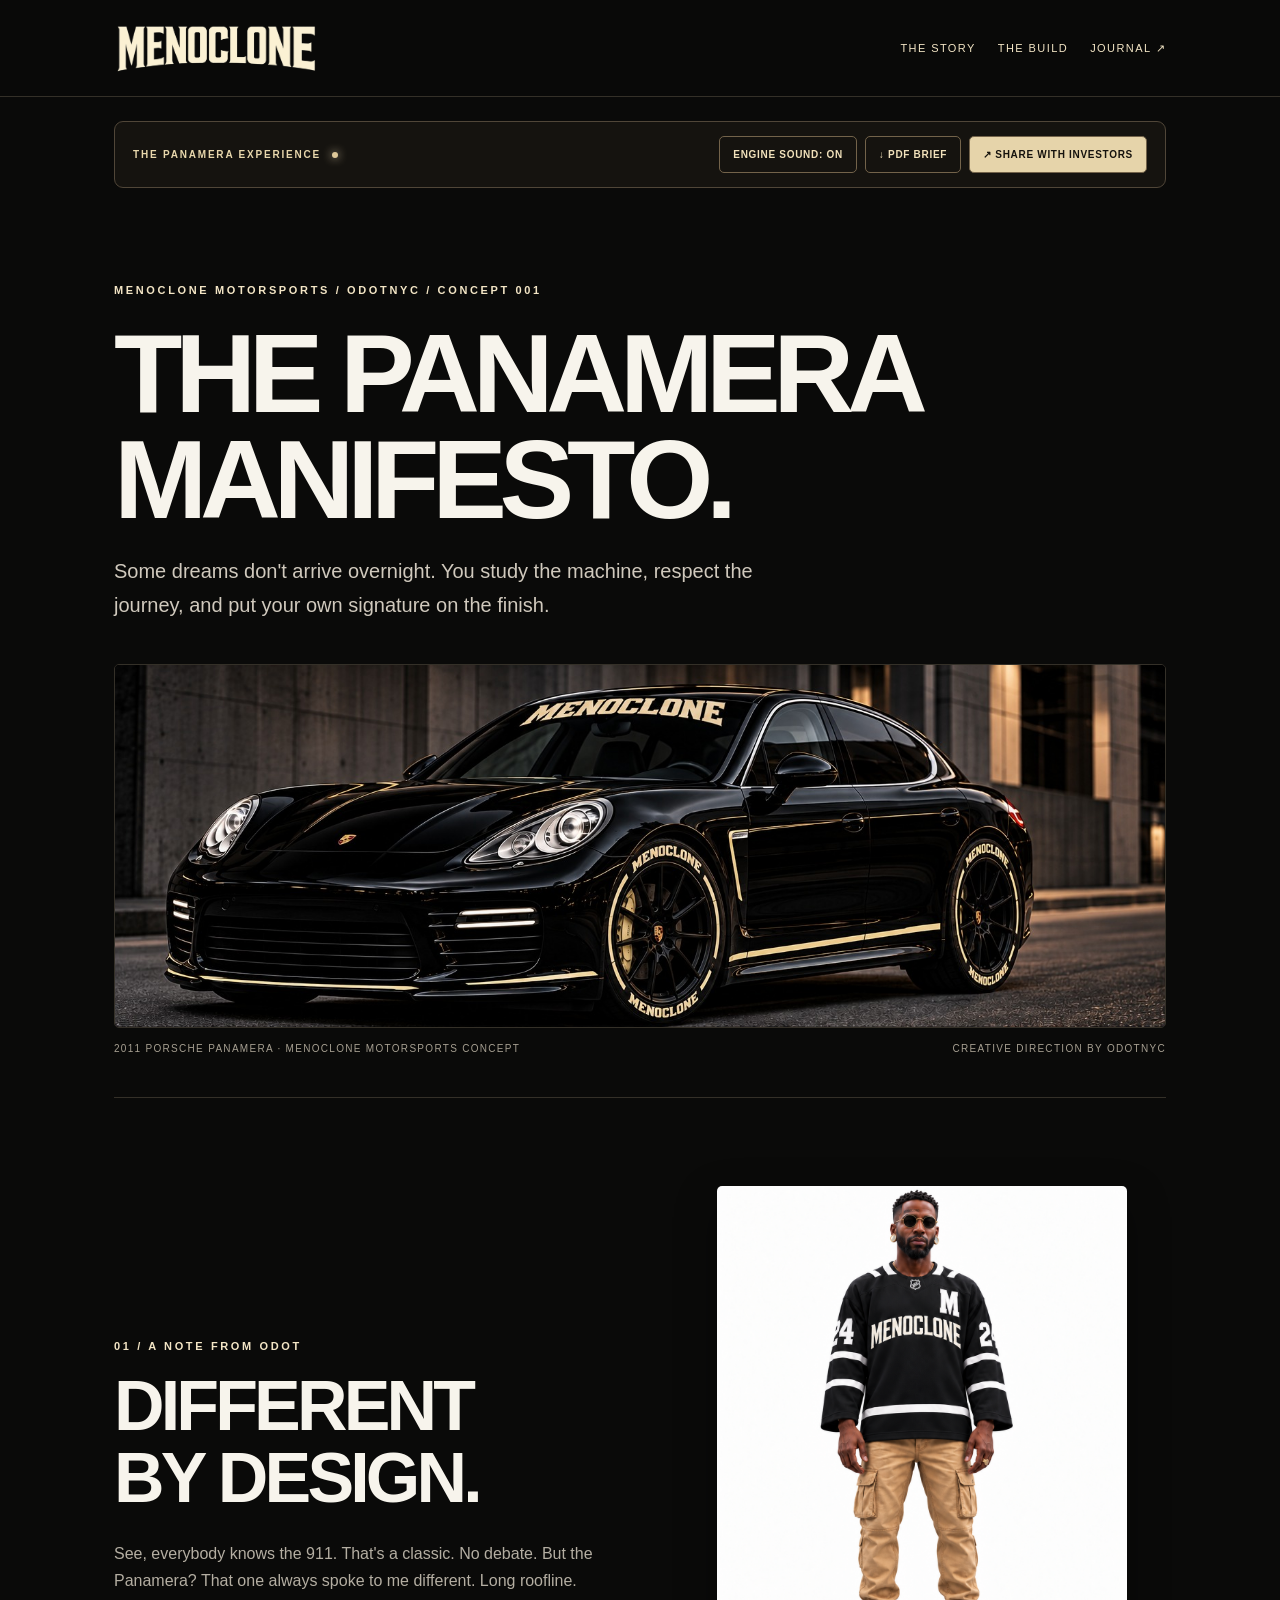
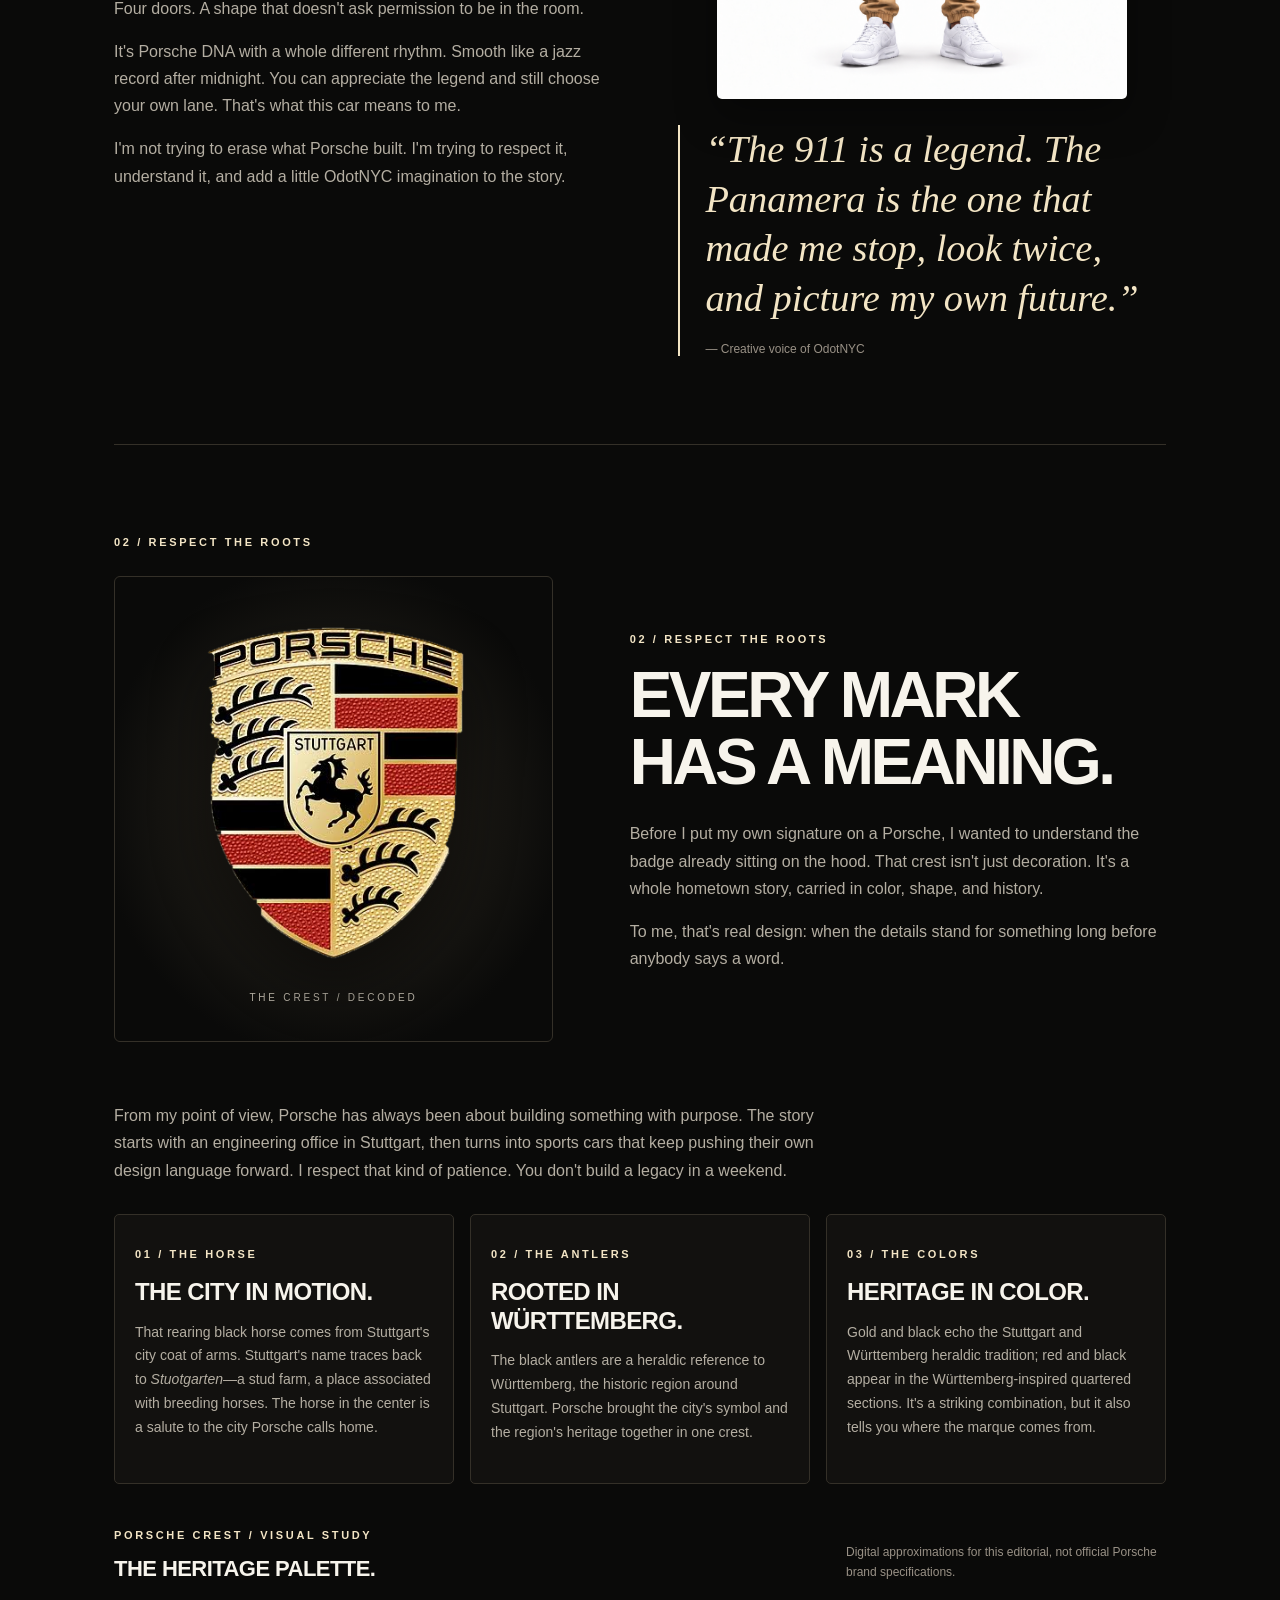
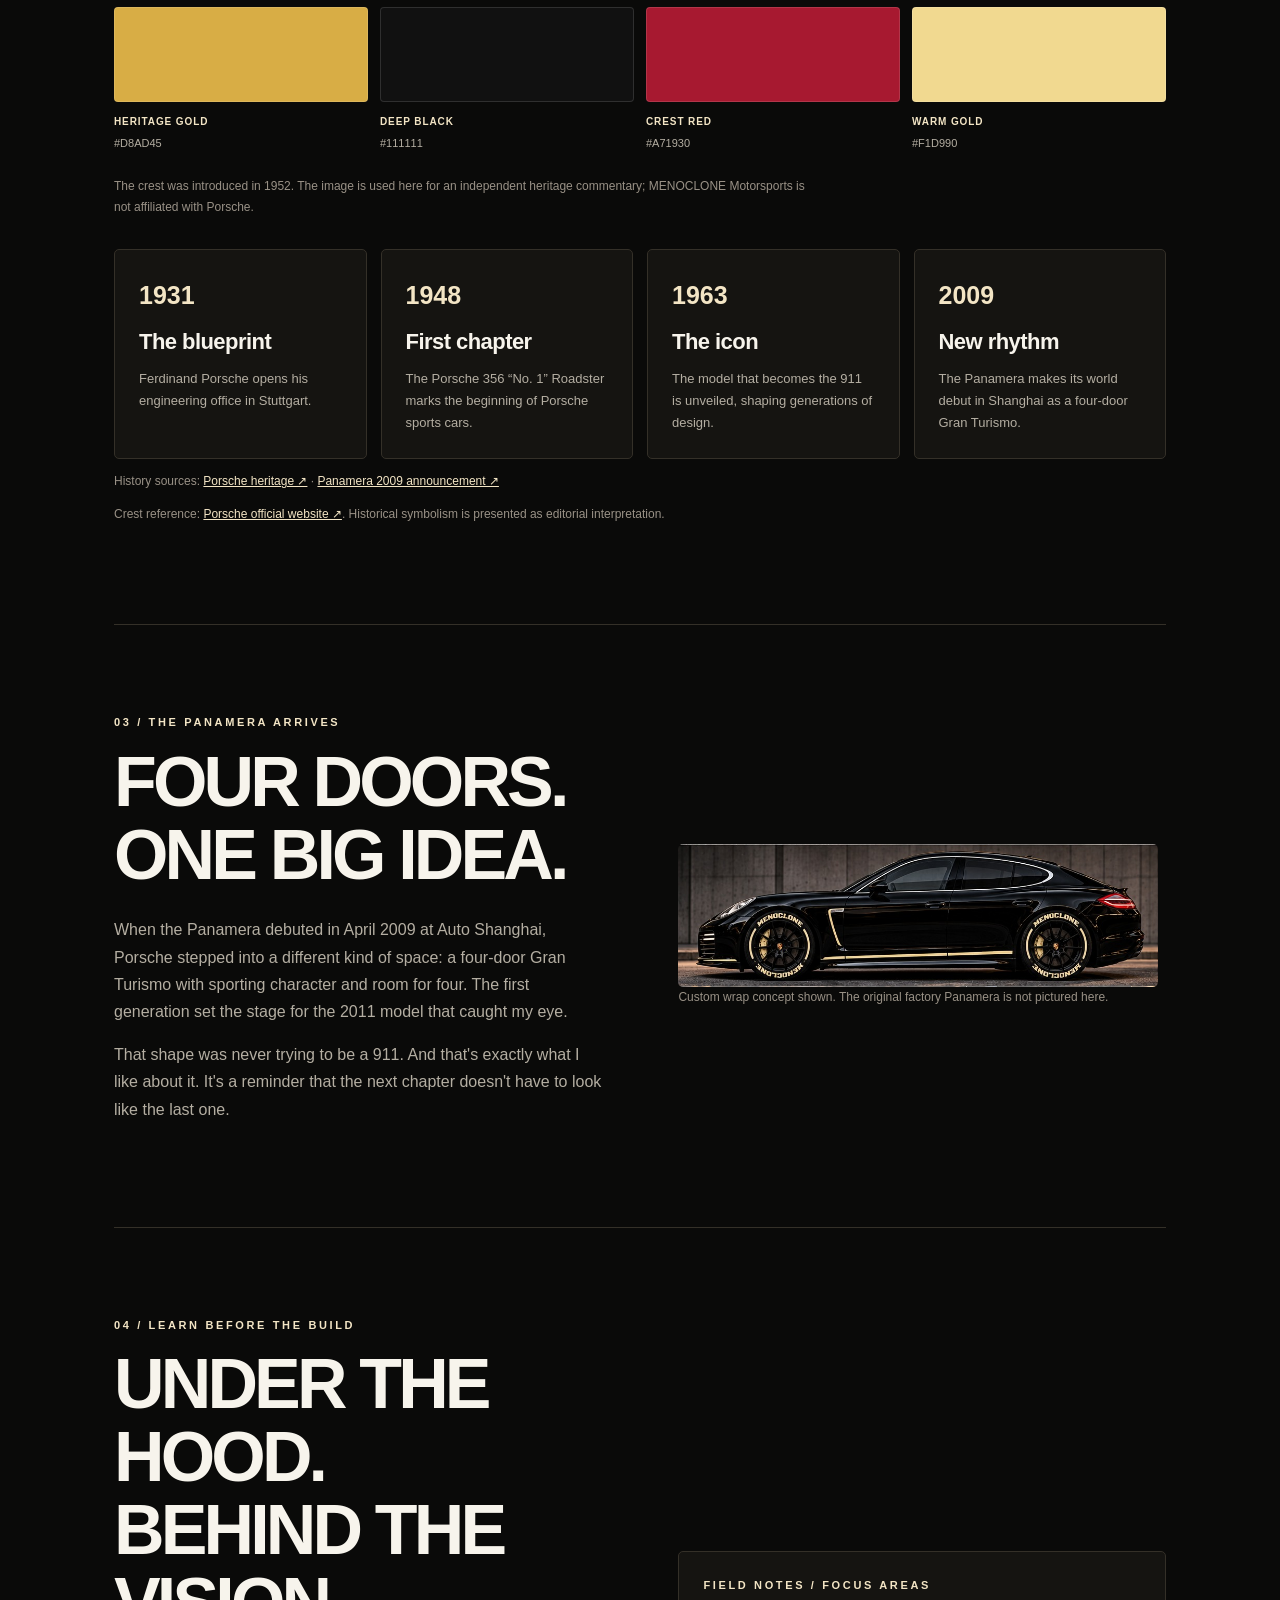
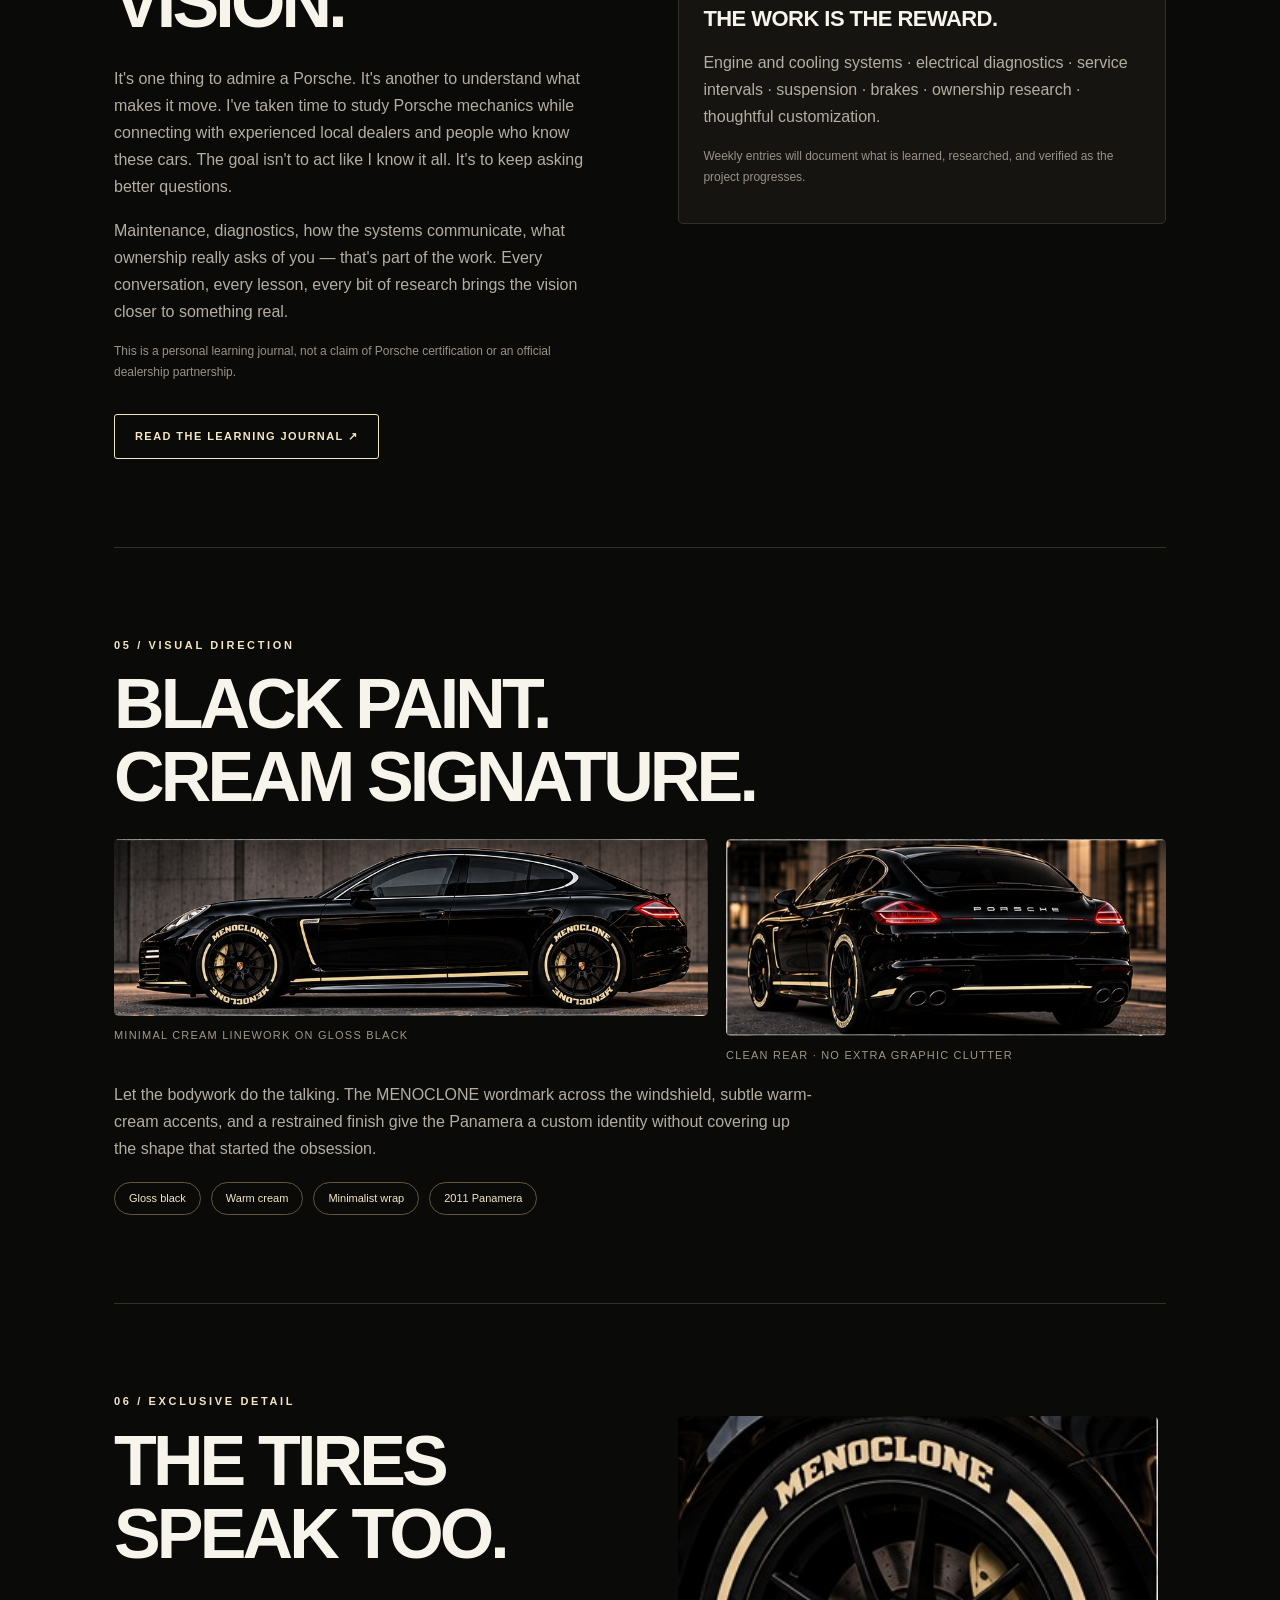
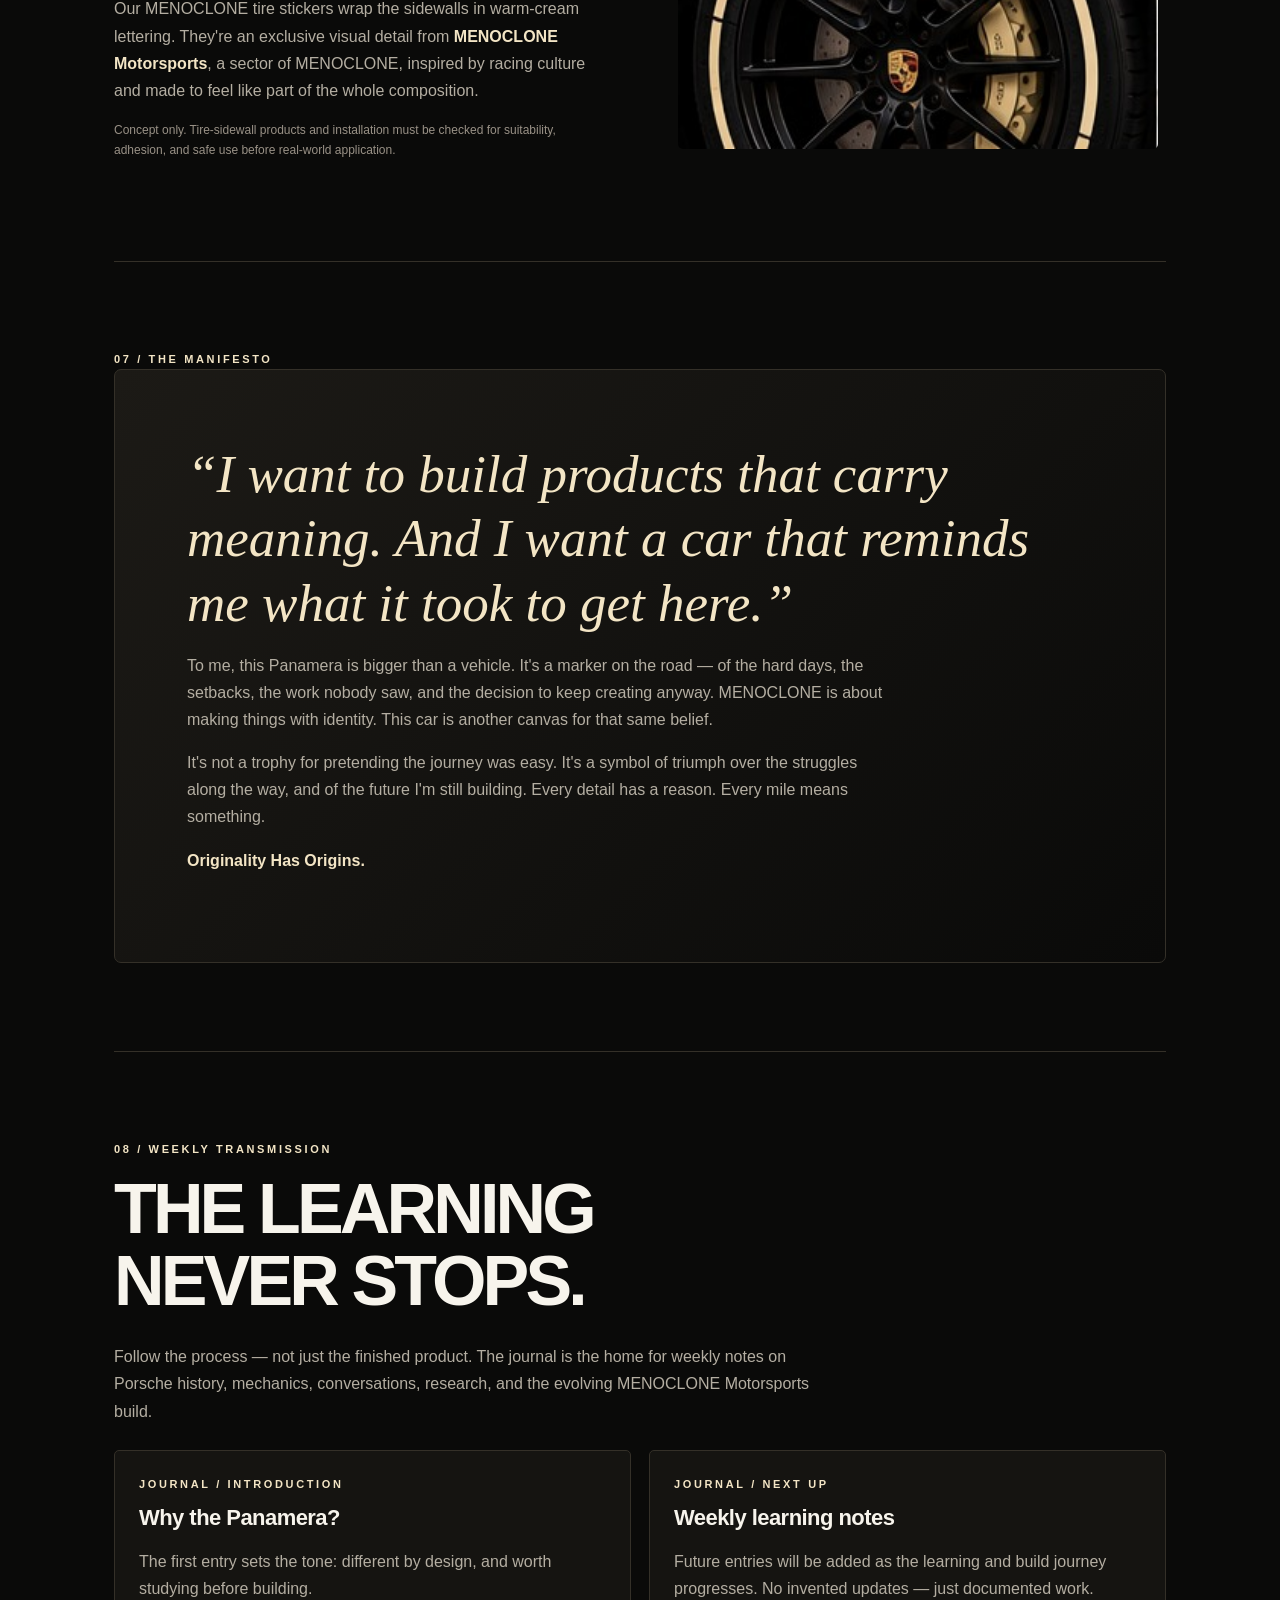
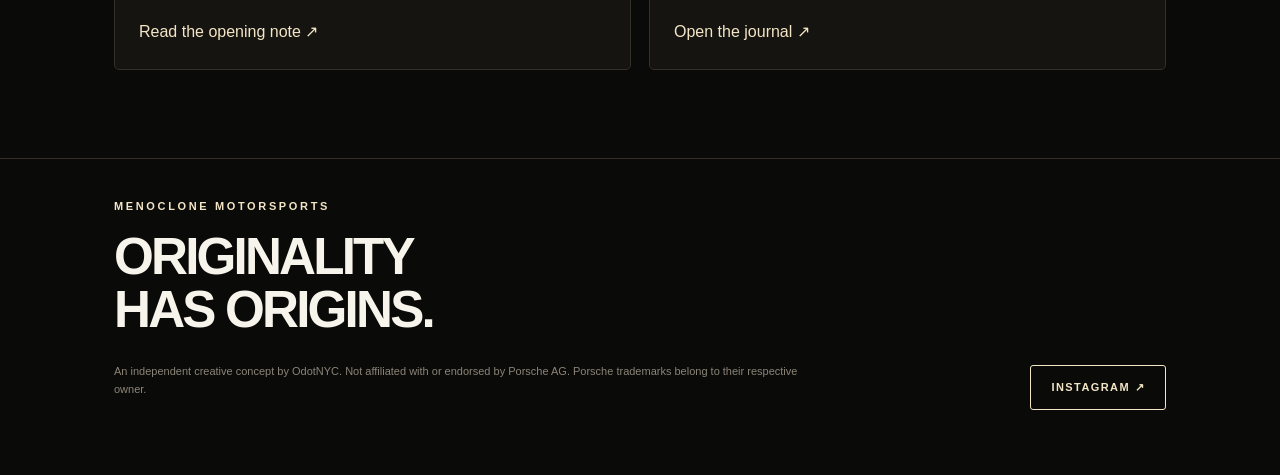
<file: index.html>
<!DOCTYPE html>
<html lang="en"><head><meta charset="utf-8"/><meta content="width=device-width,initial-scale=1" name="viewport"/><meta content="#0a0a09" name="theme-color"/><meta content="The Panamera Manifesto by OdotNYC: Porsche heritage, mechanical learning, and MENOCLONE Motorsports design." name="description"/><title>THE PANAMERA MANIFESTO — MENOCLONE Motorsports</title><link href="style.css" rel="stylesheet"/></head><body><header><div class="nav"><a aria-label="MENOCLONE home" href="index.html"><img alt="MENOCLONE" class="brand" src="menoclone_wordmark.png"/></a><nav aria-label="Primary" class="links"><a href="index.html#story">The story</a><a href="index.html#build">The build</a><a href="blog.html">Journal ↗</a></nav></div></header><main class="wrap"><div class="experience-bar" aria-label="Experience controls"><span class="experience-label">THE PANAMERA EXPERIENCE <span class="live-dot" aria-hidden="true"></span></span><div class="experience-actions"><button class="utility-btn" id="sound-toggle" type="button" aria-pressed="true" title="Toggle engine sound">ENGINE SOUND: ON</button><a class="utility-btn" href="Panamera_Manifesto_Investor_Brief.pdf" download>↓ PDF BRIEF</a><button class="utility-btn share-primary" id="share-page" type="button">↗ SHARE WITH INVESTORS</button></div></div><p id="action-status" class="sr-only" role="status" aria-live="polite"></p><section class="hero"><div class="eyebrow">MENOCLONE MOTORSPORTS / ODOTNYC / CONCEPT 001</div><h1>THE PANAMERA<br/>MANIFESTO.</h1><p class="lead">Some dreams don't arrive overnight. You study the machine, respect the journey, and put your own signature on the finish.</p><img alt="MENOCLONE Motorsports black Panamera wrap concept with cream windshield and tire lettering" class="hero-image" src="panamera_hero.jpg"/><div class="caption"><span>2011 Porsche Panamera · MENOCLONE Motorsports concept</span><span>Creative direction by OdotNYC</span></div></section>
<section class="section cols" id="story"><div><div class="eyebrow">01 / A note from Odot</div><h2>DIFFERENT<br/>BY DESIGN.</h2><p>See, everybody knows the 911. That's a classic. No debate. But the Panamera? That one always spoke to me different. Long roofline. Four doors. A shape that doesn't ask permission to be in the room.</p><p>It's Porsche DNA with a whole different rhythm. Smooth like a jazz record after midnight. You can appreciate the legend and still choose your own lane. That's what this car means to me.</p><p>I'm not trying to erase what Porsche built. I'm trying to respect it, understand it, and add a little OdotNYC imagination to the story.</p></div><div class="odot-feature"><img alt="OdotNYC wearing a black MENOCLONE hockey jersey, tan cargo pants, and sunglasses" class="odot-portrait" loading="lazy" src="odotnyc-portrait.png"/><div class="quote">“The 911 is a legend. The Panamera is the one that made me stop, look twice, and picture my own future.”<div class="mini" style="margin-top:18px;font:12px Arial,sans-serif">— Creative voice of OdotNYC</div></div></div></section>
<section class="section" id="heritage"><div class="eyebrow">02 / Respect the roots</div><div class="crest-showcase"><div class="crest-art"><img alt="Porsche crest with Stuttgart horse, Württemberg antlers, and red, black and gold heraldic colors" loading="lazy" src="porsche-crest-transparent.png"/><span class="crest-label">THE CREST / DECODED</span></div><div class="crest-copy"><div class="eyebrow">02 / Respect the roots</div><h2>EVERY MARK<br/>HAS A MEANING.</h2><p>Before I put my own signature on a Porsche, I wanted to understand the badge already sitting on the hood. That crest isn't just decoration. It's a whole hometown story, carried in color, shape, and history.</p><p>To me, that's real design: when the details stand for something long before anybody says a word.</p></div></div><p>From my point of view, Porsche has always been about building something with purpose. The story starts with an engineering office in Stuttgart, then turns into sports cars that keep pushing their own design language forward. I respect that kind of patience. You don't build a legacy in a weekend.</p><div class="crest-explainer"><article><span class="eyebrow">01 / The horse</span><h3>THE CITY IN MOTION.</h3><p>That rearing black horse comes from Stuttgart's city coat of arms. Stuttgart's name traces back to <em>Stuotgarten</em>—a stud farm, a place associated with breeding horses. The horse in the center is a salute to the city Porsche calls home.</p></article><article><span class="eyebrow">02 / The antlers</span><h3>ROOTED IN WÜRTTEMBERG.</h3><p>The black antlers are a heraldic reference to Württemberg, the historic region around Stuttgart. Porsche brought the city's symbol and the region's heritage together in one crest.</p></article><article><span class="eyebrow">03 / The colors</span><h3>HERITAGE IN COLOR.</h3><p>Gold and black echo the Stuttgart and Württemberg heraldic tradition; red and black appear in the Württemberg-inspired quartered sections. It's a striking combination, but it also tells you where the marque comes from.</p></article></div><div class="palette-heading"><div><div class="eyebrow">Porsche crest / Visual study</div><h3>THE HERITAGE PALETTE.</h3></div><p class="mini">Digital approximations for this editorial, not official Porsche brand specifications.</p></div><div aria-label="Porsche crest inspired color palette" class="heritage-palette"><div class="swatch"><div style="background:#d8ad45"></div><b>HERITAGE GOLD</b><small>#D8AD45</small></div><div class="swatch"><div style="background:#111111"></div><b>DEEP BLACK</b><small>#111111</small></div><div class="swatch"><div style="background:#a71930"></div><b>CREST RED</b><small>#A71930</small></div><div class="swatch"><div style="background:#f1d990"></div><b>WARM GOLD</b><small>#F1D990</small></div></div><p class="mini">The crest was introduced in 1952. The image is used here for an independent heritage commentary; MENOCLONE Motorsports is not affiliated with Porsche.</p><div class="timeline"><article><div class="year">1931</div><h3>The blueprint</h3><p>Ferdinand Porsche opens his engineering office in Stuttgart.</p></article><article><div class="year">1948</div><h3>First chapter</h3><p>The Porsche 356 “No. 1” Roadster marks the beginning of Porsche sports cars.</p></article><article><div class="year">1963</div><h3>The icon</h3><p>The model that becomes the 911 is unveiled, shaping generations of design.</p></article><article><div class="year">2009</div><h3>New rhythm</h3><p>The Panamera makes its world debut in Shanghai as a four-door Gran Turismo.</p></article></div><p class="mini">History sources: <a class="source" href="https://investorrelations.porsche.com/en/about-porsche/heritage" rel="noopener" target="_blank">Porsche heritage ↗</a> · <a class="source" href="https://www.porsche.com/usa/aboutporsche/pressreleases/pag/?id=2009-04-19&amp;pool=international-de" rel="noopener" target="_blank">Panamera 2009 announcement ↗</a></p><p class="mini">Crest reference: <a class="source" href="https://www.porsche.com/" rel="noopener" target="_blank">Porsche official website ↗</a>. Historical symbolism is presented as editorial interpretation.</p></section>
<section class="section cols"><div><div class="eyebrow">03 / The Panamera arrives</div><h2>FOUR DOORS.<br/>ONE BIG IDEA.</h2><p>When the Panamera debuted in April 2009 at Auto Shanghai, Porsche stepped into a different kind of space: a four-door Gran Turismo with sporting character and room for four. The first generation set the stage for the 2011 model that caught my eye.</p><p>That shape was never trying to be a 911. And that's exactly what I like about it. It's a reminder that the next chapter doesn't have to look like the last one.</p></div><figure style="margin:0"><img alt="Side profile of the proposed customized 2011 Panamera" class="detail" src="panamera_side.jpg"/><figcaption class="mini">Custom wrap concept shown. The original factory Panamera is not pictured here.</figcaption></figure></section>
<section class="section cols" id="learning"><div><div class="eyebrow">04 / Learn before the build</div><h2>UNDER THE HOOD.<br/>BEHIND THE VISION.</h2><p>It's one thing to admire a Porsche. It's another to understand what makes it move. I've taken time to study Porsche mechanics while connecting with experienced local dealers and people who know these cars. The goal isn't to act like I know it all. It's to keep asking better questions.</p><p>Maintenance, diagnostics, how the systems communicate, what ownership really asks of you — that's part of the work. Every conversation, every lesson, every bit of research brings the vision closer to something real.</p><p class="mini">This is a personal learning journal, not a claim of Porsche certification or an official dealership partnership.</p><a class="button outline" href="blog.html">Read the learning journal ↗</a></div><div class="card"><div class="eyebrow">Field notes / Focus areas</div><h3>THE WORK IS THE REWARD.</h3><p>Engine and cooling systems · electrical diagnostics · service intervals · suspension · brakes · ownership research · thoughtful customization.</p><p class="mini">Weekly entries will document what is learned, researched, and verified as the project progresses.</p></div></section>
<section class="section" id="build"><div class="eyebrow">05 / Visual direction</div><h2>BLACK PAINT.<br/>CREAM SIGNATURE.</h2><div class="gallery"><figure><img alt="MENOCLONE Panamera side concept" src="panamera_side.jpg"/><figcaption>Minimal cream linework on gloss black</figcaption></figure><figure><img alt="Rear three-quarter MENOCLONE Panamera concept" src="panamera_rear.jpg"/><figcaption>Clean rear · no extra graphic clutter</figcaption></figure></div><p>Let the bodywork do the talking. The MENOCLONE wordmark across the windshield, subtle warm-cream accents, and a restrained finish give the Panamera a custom identity without covering up the shape that started the obsession.</p><div class="chips"><span>Gloss black</span><span>Warm cream</span><span>Minimalist wrap</span><span>2011 Panamera</span></div></section>
<section class="section cols"><div><div class="eyebrow">06 / Exclusive detail</div><h2>THE TIRES<br/>SPEAK TOO.</h2><p>Our MENOCLONE tire stickers wrap the sidewalls in warm-cream lettering. They're an exclusive visual detail from <strong>MENOCLONE Motorsports</strong>, a sector of MENOCLONE, inspired by racing culture and made to feel like part of the whole composition.</p><p class="mini">Concept only. Tire-sidewall products and installation must be checked for suitability, adhesion, and safe use before real-world application.</p></div><img alt="Cream MENOCLONE lettering on black tire sidewall" class="detail" src="panamera_tire.jpg"/></section>
<section class="section" id="manifesto"><div class="eyebrow">07 / The manifesto</div><div class="manifesto"><blockquote>“I want to build products that carry meaning. And I want a car that reminds me what it took to get here.”</blockquote><p>To me, this Panamera is bigger than a vehicle. It's a marker on the road — of the hard days, the setbacks, the work nobody saw, and the decision to keep creating anyway. MENOCLONE is about making things with identity. This car is another canvas for that same belief.</p><p>It's not a trophy for pretending the journey was easy. It's a symbol of triumph over the struggles along the way, and of the future I'm still building. Every detail has a reason. Every mile means something.</p><p><strong>Originality Has Origins.</strong></p></div></section>
<section class="section" id="journal"><div class="eyebrow">08 / Weekly transmission</div><h2>THE LEARNING<br/>NEVER STOPS.</h2><p>Follow the process — not just the finished product. The journal is the home for weekly notes on Porsche history, mechanics, conversations, research, and the evolving MENOCLONE Motorsports build.</p><div class="blogcards"><article class="card"><div class="eyebrow">Journal / Introduction</div><h3>Why the Panamera?</h3><p>The first entry sets the tone: different by design, and worth studying before building.</p><a href="blog.html#entry-001">Read the opening note ↗</a></article><article class="card"><div class="eyebrow">Journal / Next up</div><h3>Weekly learning notes</h3><p>Future entries will be added as the learning and build journey progresses. No invented updates — just documented work.</p><a href="blog.html">Open the journal ↗</a></article></div></section></main>
<footer><div class="wrap footerrow"><div><div class="eyebrow">MENOCLONE MOTORSPORTS</div><h2 style="font-size:clamp(31px,4vw,54px)">ORIGINALITY<br/>HAS ORIGINS.</h2><p class="footnote">An independent creative concept by OdotNYC. Not affiliated with or endorsed by Porsche AG. Porsche trademarks belong to their respective owner.</p></div><div><a class="button outline" href="https://instagram.com/menoclone" rel="noopener" target="_blank">Instagram ↗</a></div></div></footer><audio id="engine-audio" src="engine-rev.wav" preload="auto"></audio><script src="interactions.js" defer></script></body></html>
</file>
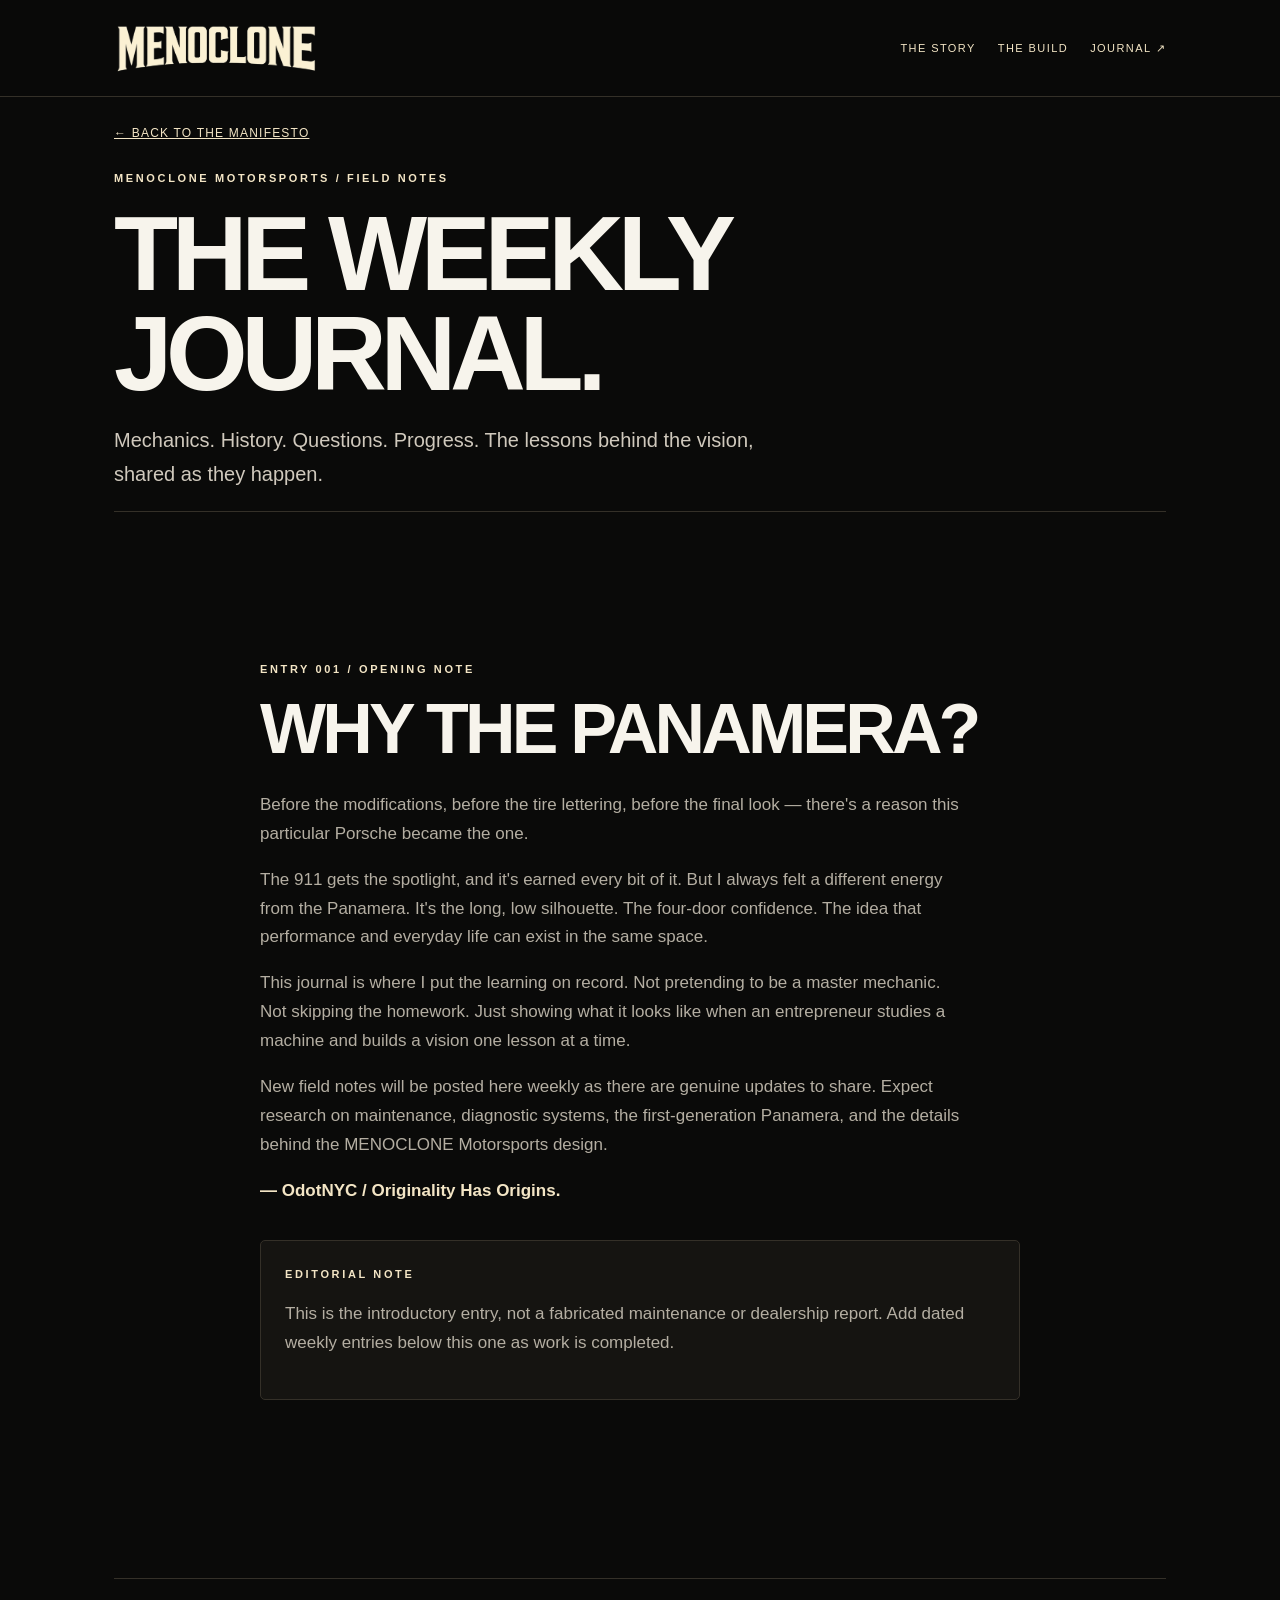
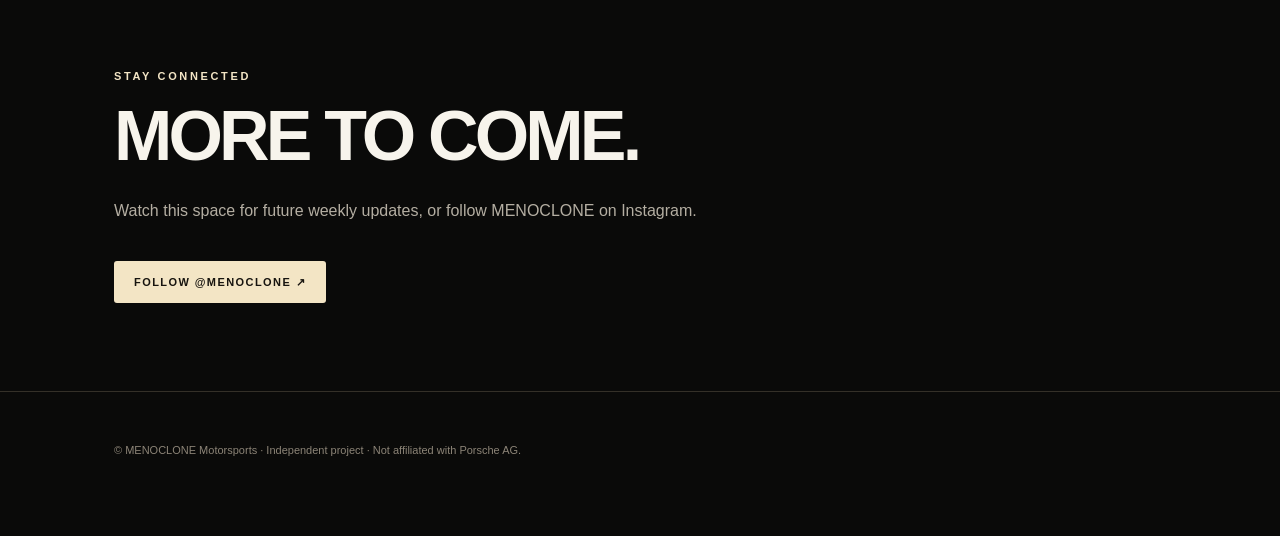
<file: blog.html>
<!doctype html><html lang="en"><head><meta charset="utf-8"><meta name="viewport" content="width=device-width,initial-scale=1"><meta name="theme-color" content="#0a0a09"><meta name="description" content="The Panamera Manifesto by OdotNYC: Porsche heritage, mechanical learning, and MENOCLONE Motorsports design."><title>THE PANAMERA MANIFESTO — MENOCLONE Motorsports</title><link rel="stylesheet" href="style.css"></head><body><header><div class="nav"><a href="index.html" aria-label="MENOCLONE home"><img class="brand" src="menoclone_wordmark.png" alt="MENOCLONE"></a><nav class="links" aria-label="Primary"><a href="index.html#story">The story</a><a href="index.html#build">The build</a><a href="blog.html">Journal ↗</a></nav></div></header><main class="wrap"><a class="toplink" href="index.html">← BACK TO THE MANIFESTO</a><div class="eyebrow">MENOCLONE MOTORSPORTS / FIELD NOTES</div><h1 style="font-size:clamp(49px,9vw,105px);line-height:.95;letter-spacing:-.06em;margin:16px 0">THE WEEKLY<br>JOURNAL.</h1><p class="lead">Mechanics. History. Questions. Progress. The lessons behind the vision, shared as they happen.</p><section class="section"><article class="entry" id="entry-001"><div class="eyebrow">Entry 001 / Opening note</div><h2>WHY THE PANAMERA?</h2><p>Before the modifications, before the tire lettering, before the final look — there's a reason this particular Porsche became the one.</p><p>The 911 gets the spotlight, and it's earned every bit of it. But I always felt a different energy from the Panamera. It's the long, low silhouette. The four-door confidence. The idea that performance and everyday life can exist in the same space.</p><p>This journal is where I put the learning on record. Not pretending to be a master mechanic. Not skipping the homework. Just showing what it looks like when an entrepreneur studies a machine and builds a vision one lesson at a time.</p><p>New field notes will be posted here weekly as there are genuine updates to share. Expect research on maintenance, diagnostic systems, the first-generation Panamera, and the details behind the MENOCLONE Motorsports design.</p><p><strong>— OdotNYC / Originality Has Origins.</strong></p><div class="card" style="margin-top:34px"><div class="eyebrow">Editorial note</div><p>This is the introductory entry, not a fabricated maintenance or dealership report. Add dated weekly entries below this one as work is completed.</p></div></article></section><section class="section"><div class="eyebrow">Stay connected</div><h2>MORE TO COME.</h2><p>Watch this space for future weekly updates, or follow MENOCLONE on Instagram.</p><a class="button" href="https://instagram.com/menoclone" target="_blank" rel="noopener">Follow @menoclone ↗</a></section></main><footer><div class="wrap"><p class="footnote">© MENOCLONE Motorsports · Independent project · Not affiliated with Porsche AG.</p></div></footer></body></html>
</file>
<file: style.css>
:root{--bg:#0a0a09;--surface:#151411;--cream:#f3e5c5;--ink:#f7f4ec;--muted:#b4aea2;--line:#343028}*{box-sizing:border-box}html{scroll-behavior:smooth}body{margin:0;background:var(--bg);color:var(--ink);font:16px/1.7 Arial,Helvetica,sans-serif}a{color:inherit}img{max-width:100%;display:block}header{position:sticky;top:0;z-index:20;background:#0a0a09ed;backdrop-filter:blur(16px);border-bottom:1px solid var(--line)}.nav{max-width:1180px;margin:auto;padding:12px 5%;display:flex;align-items:center;justify-content:space-between;gap:16px}.brand{width:clamp(142px,20vw,205px)}.links{display:flex;gap:22px;align-items:center}.links a{font-size:11px;text-decoration:none;letter-spacing:.13em;text-transform:uppercase;color:var(--cream)}.wrap{max-width:1180px;margin:auto;padding:0 5%}.eyebrow{color:var(--cream);font-size:11px;letter-spacing:.24em;text-transform:uppercase;font-weight:bold}.hero{padding:85px 0 40px}.hero h1{font-size:clamp(48px,9vw,112px);line-height:.94;letter-spacing:-.065em;margin:22px 0;max-width:950px}.lead{font-size:clamp(16px,2vw,20px);color:#d0c9bd;max-width:690px}.hero-image{margin-top:42px;width:100%;border-radius:5px;border:1px solid var(--line)}.caption{font-size:10px;color:#a69f91;letter-spacing:.13em;text-transform:uppercase;margin-top:12px;display:flex;justify-content:space-between;gap:12px}.section{padding:88px 0;border-top:1px solid var(--line)}h2{font-size:clamp(35px,5.5vw,70px);line-height:1.04;letter-spacing:-.055em;margin:14px 0 25px}h3{font-size:22px;letter-spacing:-.025em;line-height:1.2;margin:12px 0}p{color:var(--muted);max-width:700px}strong{color:var(--cream)}.cols{display:grid;grid-template-columns:1fr 1fr;gap:clamp(28px,6vw,85px);align-items:center}.quote{font:italic clamp(24px,3vw,39px)/1.3 Georgia,serif;color:var(--cream);border-left:2px solid var(--cream);padding-left:25px}.mini{font-size:12px;color:#999186}.history-head{display:flex;gap:32px;align-items:center}.history-head img{width:110px;height:110px;object-fit:contain;background:#ded6bc;border-radius:6px;padding:9px}.timeline{display:grid;grid-template-columns:repeat(4,1fr);gap:14px;margin-top:32px}.timeline article,.card{border:1px solid var(--line);background:var(--surface);padding:24px;border-radius:5px}.year{color:var(--cream);font-size:25px;font-weight:800}.timeline p{font-size:13px;margin-bottom:0}.gallery{display:grid;grid-template-columns:1.35fr 1fr;gap:18px}.gallery img{width:100%;border-radius:5px}.gallery figure{margin:0}.gallery figcaption{font-size:11px;letter-spacing:.11em;text-transform:uppercase;color:#9f9789;margin-top:10px}.detail{width:100%;max-width:480px;border-radius:5px}.chips{display:flex;gap:10px;flex-wrap:wrap;margin-top:20px}.chips span{border:1px solid #625641;color:var(--cream);padding:6px 14px;border-radius:30px;font-size:11px}.manifesto{background:linear-gradient(135deg,#1c1a16,#0a0a09);padding:clamp(32px,6vw,72px);border:1px solid var(--line);border-radius:7px}.manifesto blockquote{margin:0;font:italic clamp(26px,4.2vw,53px)/1.22 Georgia,serif;color:var(--cream)}.button{display:inline-flex;align-items:center;gap:15px;padding:12px 20px;background:var(--cream);color:#17140f;text-decoration:none;font-size:11px;letter-spacing:.13em;font-weight:bold;text-transform:uppercase;border-radius:3px;margin-top:20px}.outline{background:transparent;color:var(--cream);border:1px solid var(--cream)}.blogcards{display:grid;grid-template-columns:repeat(2,1fr);gap:18px;margin-top:25px}.blogcards .card a{text-decoration:none;color:var(--cream)}footer{border-top:1px solid var(--line);padding:38px 0 65px}.footerrow{display:flex;justify-content:space-between;gap:20px;align-items:end}.footnote{font-size:11px;color:#8c8477}.source{font-size:12px;color:var(--cream)}.toplink{display:inline-block;margin:26px 0;color:var(--cream);font-size:12px;letter-spacing:.1em}.entry{max-width:760px;margin:60px auto 90px}.entry h1{font-size:clamp(43px,7vw,75px);line-height:1.05;letter-spacing:-.05em}.entry p{font-size:17px}.entry time{color:var(--cream);font-size:12px;letter-spacing:.14em}@media(max-width:750px){.links{gap:12px}.links a{font-size:9px;letter-spacing:.05em}.nav{padding:10px 4%}.brand{width:125px}.hero{padding:57px 0 24px}.section{padding:60px 0}.cols,.gallery,.blogcards{grid-template-columns:1fr}.timeline{grid-template-columns:1fr 1fr}.history-head img{width:78px;height:78px}.caption{display:block}.footerrow{display:block}}@media(max-width:410px){.links a:nth-child(2){display:none}.timeline{grid-template-columns:1fr}.hero h1{font-size:48px}}@media(prefers-reduced-motion:reduce){html{scroll-behavior:auto}}

/* OdotNYC portrait in the personal note */
.odot-feature{display:flex;flex-direction:column;align-items:center;justify-content:center;gap:18px;min-width:0}.odot-portrait{display:block;width:min(100%,245px);height:300px;object-fit:contain;object-position:center;filter:drop-shadow(0 16px 20px rgba(0,0,0,.35))}.odot-feature .quote{width:100%;box-sizing:border-box}@media(max-width:700px){.odot-portrait{width:min(70vw,205px);height:250px}.odot-feature{gap:12px}}

/* Heritage showcase: bold on desktop, elegant on mobile */
.crest-showcase{display:grid;grid-template-columns:minmax(240px,.9fr) 1.1fr;align-items:center;gap:clamp(24px,6vw,88px);padding:24px 0 44px}.crest-art{min-height:440px;background:radial-gradient(ellipse at center,#27221a 0%,#141310 57%,#0a0a09 76%);border:1px solid var(--line);border-radius:6px;display:flex;flex-direction:column;justify-content:center;align-items:center;padding:35px 20px;position:relative}.crest-art img{width:min(90%,360px);max-height:410px;object-fit:contain;filter:drop-shadow(0 25px 30px rgba(0,0,0,.45))}.crest-label{font-size:10px;letter-spacing:.28em;color:var(--muted);margin-top:20px}.crest-copy h2{font-size:clamp(40px,5vw,76px)}.crest-explainer{display:grid;grid-template-columns:repeat(3,minmax(0,1fr));gap:16px;margin:30px 0 42px}.crest-explainer article{padding:24px 20px;border:1px solid var(--line);background:#12110f;border-radius:5px}.crest-explainer h3{font-size:clamp(18px,2vw,24px)}.crest-explainer p{font-size:14px}.palette-heading{display:flex;align-items:end;justify-content:space-between;gap:18px}.palette-heading p{max-width:320px}.heritage-palette{display:grid;grid-template-columns:repeat(4,1fr);gap:12px;margin:12px 0 24px}.swatch{display:flex;flex-direction:column;gap:4px}.swatch>div{height:95px;border:1px solid #ffffff20;border-radius:4px}.swatch b{font-size:10px;letter-spacing:.09em;color:var(--cream);margin-top:7px}.swatch small{font-size:11px;color:var(--muted)}.odot-portrait{width:min(100%,410px);height:auto;max-height:550px;object-fit:contain;border-radius:5px}.odot-feature{gap:26px}@media(max-width:750px){.crest-showcase{grid-template-columns:1fr;gap:28px}.crest-art{min-height:340px}.crest-art img{max-height:320px;width:min(76%,280px)}.crest-explainer{grid-template-columns:1fr}.heritage-palette{grid-template-columns:repeat(2,1fr)}.palette-heading{display:block}.odot-portrait{width:min(100%,340px);height:auto;max-height:480px}}

/* V5 / interactive editorial */
html{scroll-behavior:smooth}body{overflow-x:hidden}
.experience-bar{display:flex;justify-content:space-between;align-items:center;gap:16px;flex-wrap:wrap;border:1px solid #504638;background:#15130f;padding:14px 18px;margin:24px 0 8px;border-radius:9px}
.experience-label{font:700 10px/1.5 Arial,sans-serif;letter-spacing:.18em;color:#e8d7ac}.live-dot{display:inline-block;width:6px;height:6px;border-radius:50%;background:#dec899;margin-left:6px;box-shadow:0 0 10px #e7d6b2}
.experience-actions{display:flex;gap:8px;flex-wrap:wrap}.utility-btn{appearance:none;border:1px solid #73634a;border-radius:5px;padding:11px 13px;background:transparent;color:#f1e1bb;text-decoration:none;cursor:pointer;font:700 10px/1.3 Arial,sans-serif;letter-spacing:.07em;transition:background .2s,transform .2s,border-color .2s;display:inline-flex;align-items:center;justify-content:center}
.utility-btn:hover,.utility-btn:focus-visible{background:#30291f;border-color:#e7d5aa;transform:translateY(-2px)}.share-primary{background:#e6d4aa;color:#15120d}.share-primary:hover,.share-primary:focus-visible{background:#fff1cf;color:#15120d}
.utility-btn:focus-visible,a:focus-visible{outline:2px solid #f6dfaa;outline-offset:3px}
.reveal-on-scroll{opacity:0;transform:translateY(17px);transition:opacity .7s ease,transform .7s ease}.reveal-on-scroll.is-visible{opacity:1;transform:none}
.hero-image,.gallery img,.detail,.odot-portrait{transition:transform .55s ease,filter .55s ease}.hero-image:hover,.gallery img:hover,.detail:hover{transform:scale(1.012);filter:brightness(1.07)}
.sr-only{position:absolute;width:1px;height:1px;padding:0;margin:-1px;overflow:hidden;clip:rect(0,0,0,0);white-space:nowrap;border:0}
@media(max-width:680px){.experience-bar{align-items:stretch}.experience-label{width:100%}.experience-actions{display:grid;grid-template-columns:1fr 1fr;width:100%}.share-primary{grid-column:1/-1}.utility-btn{min-height:44px;padding:10px 8px;font-size:9px}}
@media(prefers-reduced-motion:reduce){html{scroll-behavior:auto}.reveal-on-scroll{opacity:1;transform:none;transition:none}*,*:before,*:after{animation-duration:.01ms!important;transition-duration:.01ms!important}}
</file>
